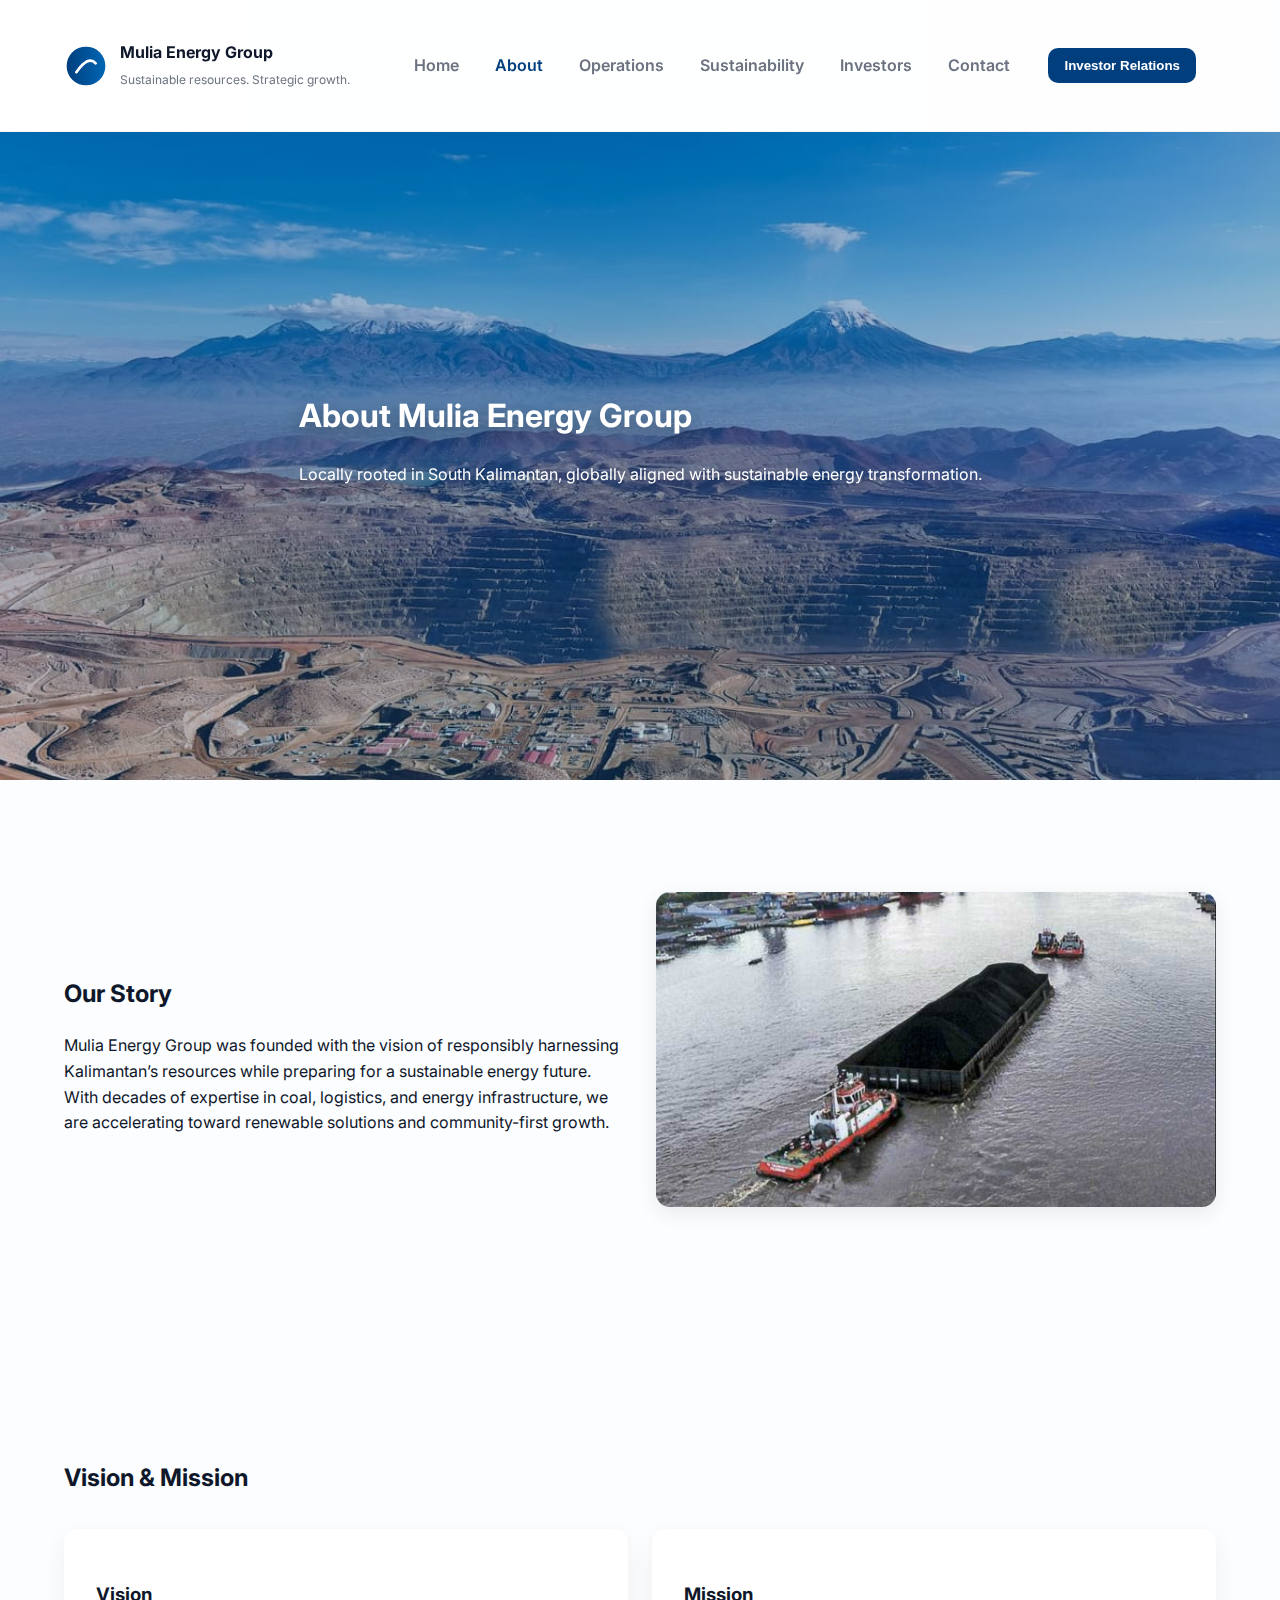
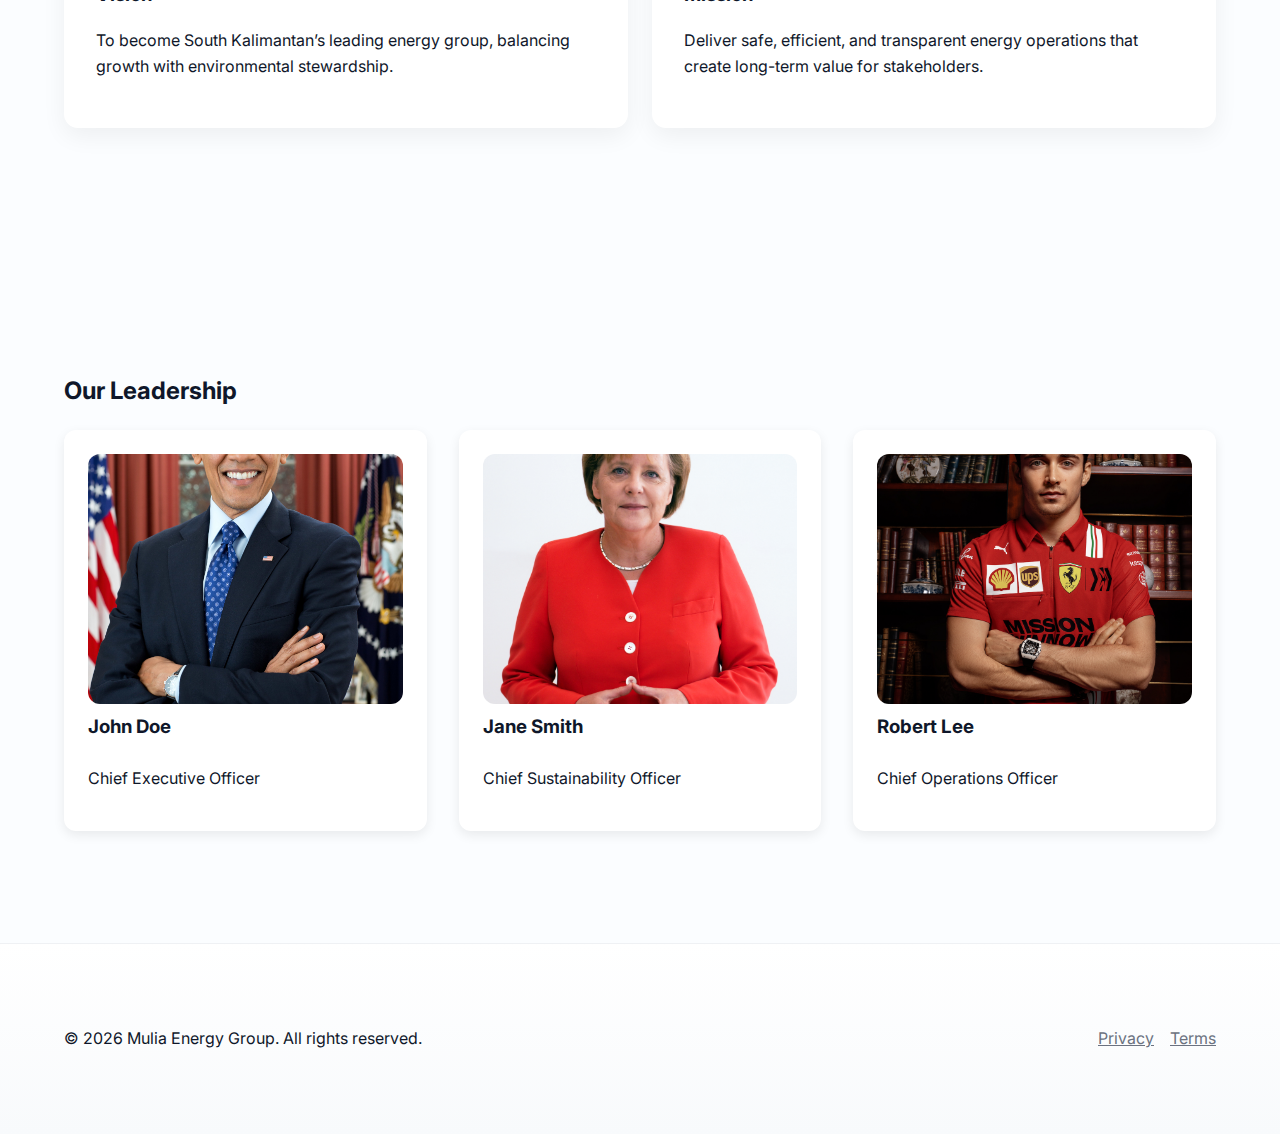
<file: about.html>
<!doctype html>
<html lang="en">

<head>
    <meta charset="utf-8">
    <meta name="viewport" content="width=device-width, initial-scale=1">
    <title>About — Mulia Energy Group</title>
    <meta name="description"
        content="About Mulia Energy Group — sustainable energy operations and leadership in South Kalimantan.">

    <!-- Google Font -->
    <link href="https://fonts.googleapis.com/css2?family=Inter:wght@300;400;600;700;800&display=swap" rel="stylesheet">

    <link rel="stylesheet" href="./assets/css/style.css">
</head>

<body>
    <a class="skip-link" href="#main">Skip to main content</a>

    <!-- ===== Header (sama kaya index) ===== -->
    <header class="site-header" id="top">
        <div class="container header-inner">
            <div class="brand">
                <svg width="44" height="44" viewBox="0 0 100 100" aria-hidden="true">
                    <defs>
                        <linearGradient id="g1" x1="0%" x2="100%">
                            <stop offset="0%" stop-color="#003E7E" />
                            <stop offset="100%" stop-color="#0066B3" />
                        </linearGradient>
                    </defs>
                    <circle cx="50" cy="50" r="44" fill="url(#g1)" />
                    <path d="M28 64 C45 40, 60 30, 72 44" stroke="#fff" stroke-width="6" stroke-linecap="round"
                        fill="none" />
                </svg>
                <div class="brand-text">
                    <span class="company-name">Mulia Energy Group</span>
                    <small class="tagline">Sustainable resources. Strategic growth.</small>
                </div>
            </div>

            <nav class="site-nav" id="main-nav">
                <ul class="nav-list">
                    <li><a href="index.html">Home</a></li>
                    <li><a href="about.html" class="active">About</a></li>
                    <li><a href="operations.html">Operations</a></li>
                    <li><a href="sustainability.html">Sustainability</a></li>
                    <li><a href="investors.html">Investors</a></li>
                    <li><a href="contact.html">Contact</a></li>
                </ul>
            </nav>

            <button class="btn-primary contact-cta">Investor Relations</button>

            <button class="burger" id="burger" aria-label="Open menu" aria-expanded="false">
                <span></span><span></span><span></span>
            </button>
        </div>
    </header>

    <!-- ===== Hero (parallax) ===== -->
    <section class="about-hero" id="hero" aria-label="About Hero">
        <div class="about-hero-bg"></div>
        <div class="container hero-content">
            <h1>About Mulia Energy Group</h1>
            <p class="lead">Locally rooted in South Kalimantan, globally aligned with sustainable energy transformation.
            </p>
        </div>
    </section>

    <main>
        <!-- ===== Story Section ===== -->
        <section class="section story">
            <div class="container two-col">
                <div class="text-block">
                    <h2>Our Story</h2>
                    <p>Mulia Energy Group was founded with the vision of responsibly harnessing Kalimantan’s resources while
                        preparing for a sustainable energy future. With decades of expertise in coal, logistics, and energy
                        infrastructure, we are accelerating toward renewable solutions and community-first growth.</p>
                </div>
                <div class="image-block">
                    <img src="./assets/img/about-story.jpg" alt="Energy operations">
                </div>
            </div>
        </section>
    
        <!-- ===== Vision & Mission Section ===== -->
        <section class="section vm">
            <div class="container">
                <h2>Vision & Mission</h2>
                <div class="about-card-grid">
                    <div class="about-card">
                        <h3>Vision</h3>
                        <p>To become South Kalimantan’s leading energy group, balancing growth with environmental
                            stewardship.</p>
                    </div>
                    <div class="about-card">
                        <h3>Mission</h3>
                        <p>Deliver safe, efficient, and transparent energy operations that create long-term value for
                            stakeholders.</p>
                    </div>
                </div>
            </div>
        </section>
    
        <!-- ===== Leadership Section ===== -->
        <section class="section leadership">
            <div class="container">
                <h2>Our Leadership</h2>
                <div class="leader-grid">
                    <div class="leader-card">
                        <img src="./assets/img/leader1.jpg" alt="Leader">
                        <h3>John Doe</h3>
                        <p>Chief Executive Officer</p>
                    </div>
                    <div class="leader-card">
                        <img src="./assets/img/leader2.jpg" alt="Leader">
                        <h3>Jane Smith</h3>
                        <p>Chief Sustainability Officer</p>
                    </div>
                    <div class="leader-card">
                        <img src="./assets/img/leader3.jpg" alt="Leader">
                        <h3>Robert Lee</h3>
                        <p>Chief Operations Officer</p>
                    </div>
                </div>
            </div>
        </section>
    </main>

    <footer class="site-footer">
        <div class="container footer-grid">
            <div>
                <p>&copy; <span id="year"></span> Mulia Energy Group. All rights reserved.</p>
            </div>
            <div class="footer-links">
                <a href="#privacy">Privacy</a>
                <a href="#terms">Terms</a>
            </div>
        </div>
    </footer>

    <script src="./assets/js/script.js"></script>
</body>

</html>
</file>
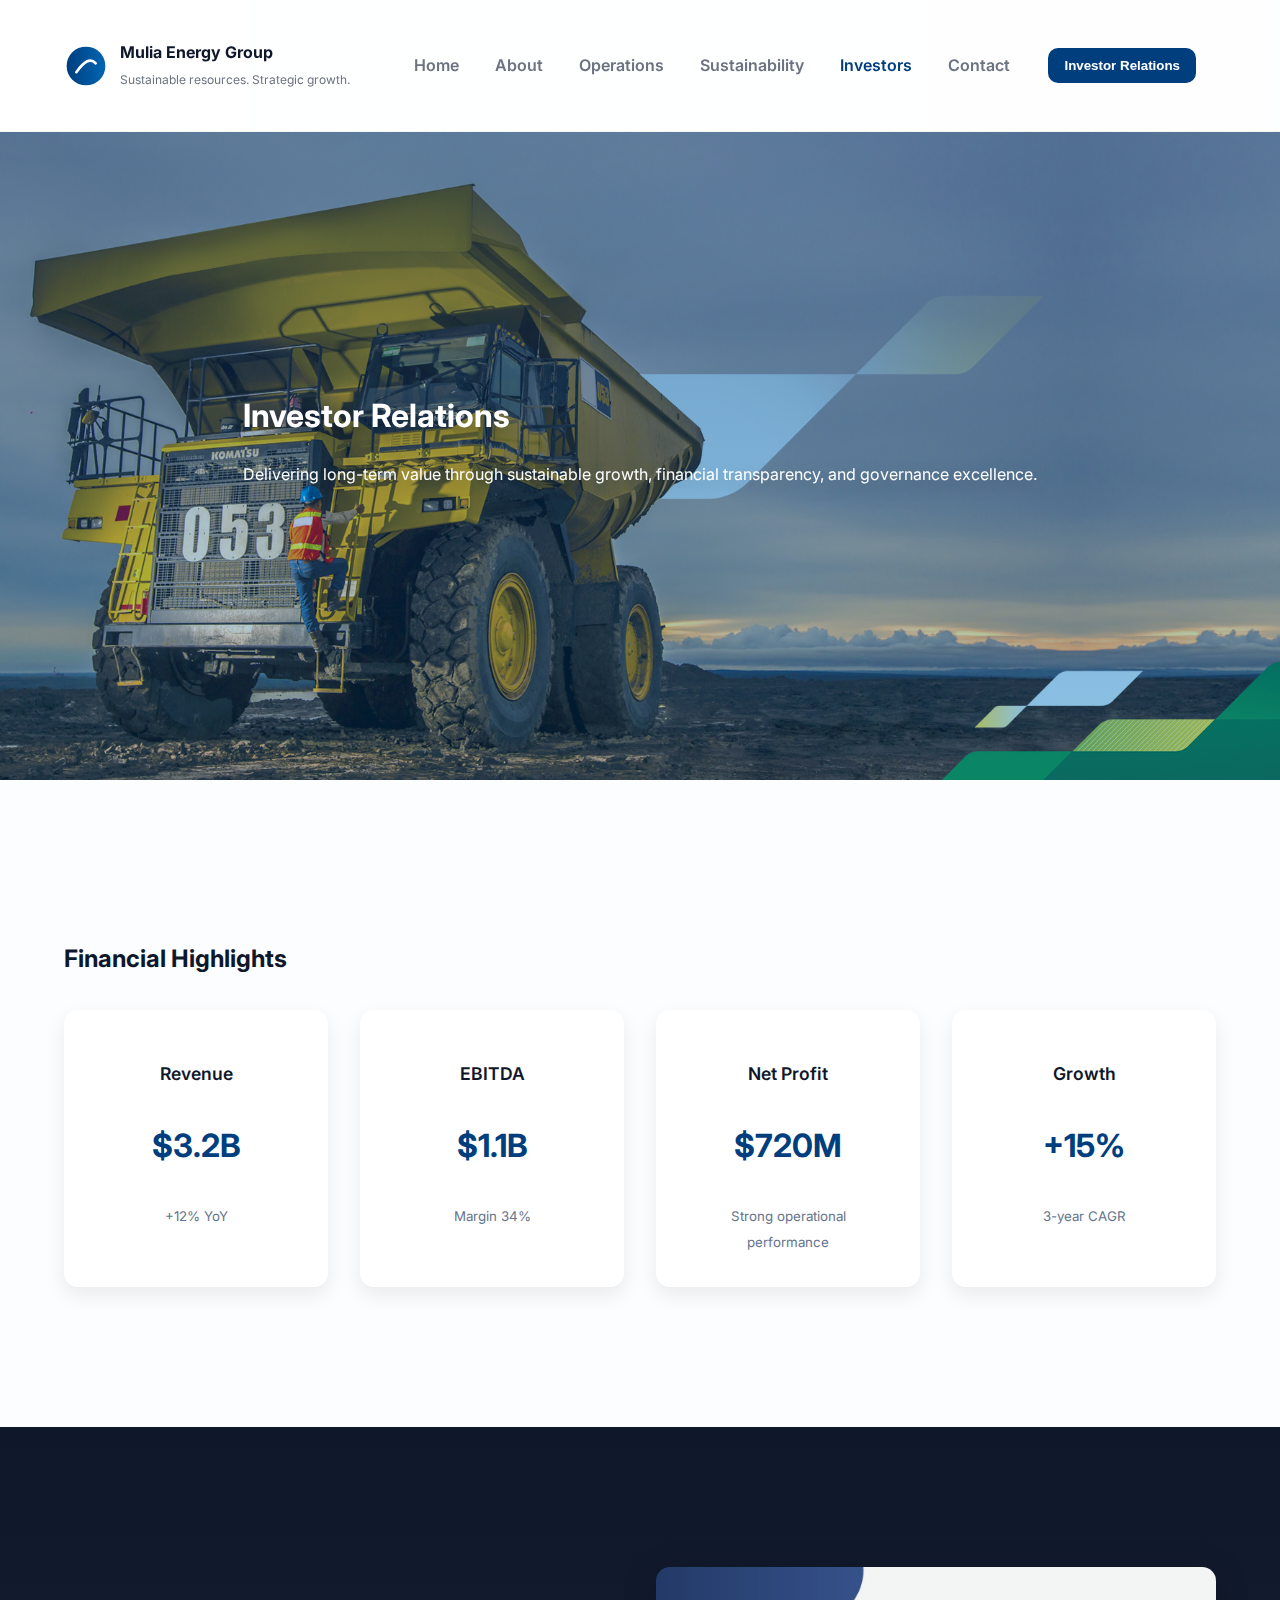
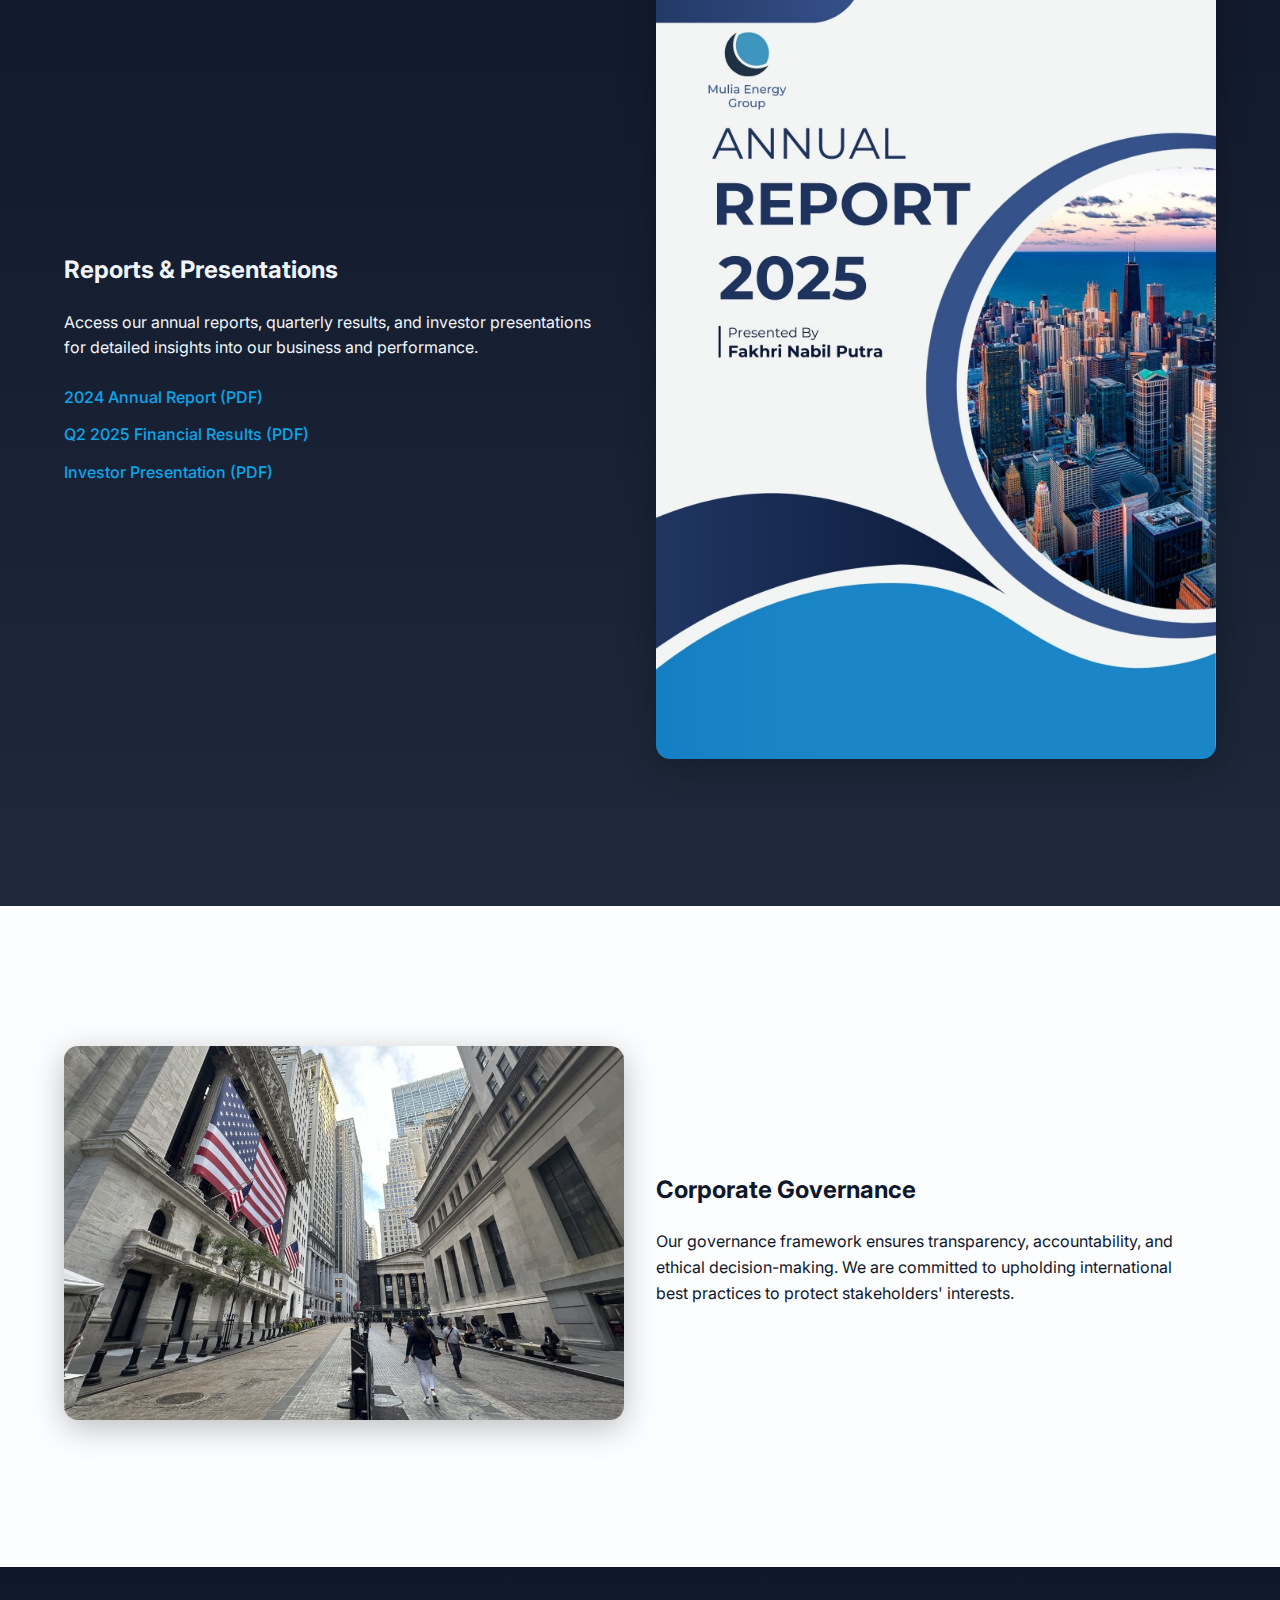
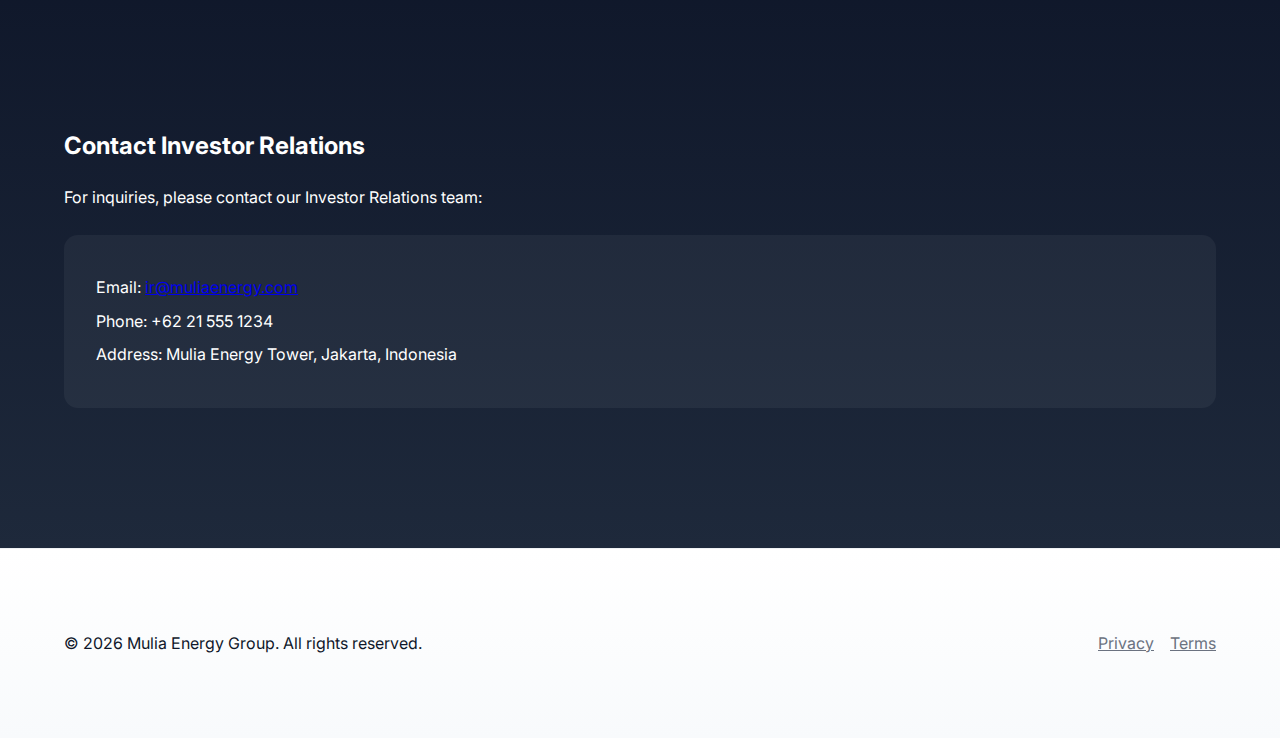
<file: investors.html>
<!doctype html>
<html lang="en">

<head>
    <meta charset="utf-8">
    <meta name="viewport" content="width=device-width, initial-scale=1">
    <title>Investors | Mulia Energy Group</title>
    <meta name="description"
        content="Investor Relations - Mulia Energy Group. Access financial highlights, reports, governance, and contact details for our stakeholders.">

    <link href="https://fonts.googleapis.com/css2?family=Inter:wght@300;400;600;700;800&display=swap" rel="stylesheet">
    <link rel="stylesheet" href="./assets/css/style.css">
</head>

<body>
    <a class="skip-link" href="#main">Skip to main content</a>

    <!-- Header -->
    <header class="site-header" id="top">
        <div class="container header-inner">
            <div class="brand">
                <svg width="44" height="44" viewBox="0 0 100 100" aria-hidden="true">
                    <defs>
                        <linearGradient id="g1" x1="0%" x2="100%">
                            <stop offset="0%" stop-color="#003E7E" />
                            <stop offset="100%" stop-color="#0066B3" />
                        </linearGradient>
                    </defs>
                    <circle cx="50" cy="50" r="44" fill="url(#g1)" />
                    <path d="M28 64 C45 40, 60 30, 72 44" stroke="#fff" stroke-width="6" stroke-linecap="round"
                        fill="none" />
                </svg>
                <div class="brand-text">
                    <span class="company-name">Mulia Energy Group</span>
                    <small class="tagline">Sustainable resources. Strategic growth.</small>
                </div>
            </div>

            <nav class="site-nav" id="main-nav">
                <ul class="nav-list">
                    <li><a href="index.html">Home</a></li>
                    <li><a href="about.html">About</a></li>
                    <li><a href="operations.html">Operations</a></li>
                    <li><a href="sustainability.html">Sustainability</a></li>
                    <li><a href="investors.html" class="active">Investors</a></li>
                    <li><a href="contact.html">Contact</a></li>
                </ul>
            </nav>

            <button class="btn-primary contact-cta">Investor Relations</button>
            <button class="burger" id="burger" aria-label="Open menu" aria-expanded="false">
                <span></span><span></span><span></span>
            </button>
        </div>
    </header>

    <!-- Hero -->
    <section class="inv-hero hero-investor">
        <div class="inv-hero-bg parallax"></div>
        <div class="container inv-hero-content">
            <h1>Investor Relations</h1>
            <p class="lead">Delivering long-term value through sustainable growth, financial transparency, and
                governance excellence.</p>
        </div>
    </section>

    <main id="main">
        <!-- Section 1: Financial Highlights -->
        <section class="inv-section reveal">
            <div class="container">
                <h2 class="section-title">Financial Highlights</h2>
                <div class="stats-grid">
                    <div class="stat-card">
                        <h3>Revenue</h3>
                        <p class="big">$3.2B</p>
                        <small>+12% YoY</small>
                    </div>
                    <div class="stat-card">
                        <h3>EBITDA</h3>
                        <p class="big">$1.1B</p>
                        <small>Margin 34%</small>
                    </div>
                    <div class="stat-card">
                        <h3>Net Profit</h3>
                        <p class="big">$720M</p>
                        <small>Strong operational performance</small>
                    </div>
                    <div class="stat-card">
                        <h3>Growth</h3>
                        <p class="big">+15%</p>
                        <small>3-year CAGR</small>
                    </div>
                </div>
            </div>
        </section>

        <!-- Section 2: Reports & Presentations -->
        <section class="inv-section dark-bg reveal">
            <div class="container two-col">
                <div class="text light">
                    <h2>Reports & Presentations</h2>
                    <p>Access our annual reports, quarterly results, and investor presentations for detailed insights
                        into our business and performance.</p>
                    <ul class="report-list">
                        <li><a href="#">2024 Annual Report (PDF)</a></li>
                        <li><a href="#">Q2 2025 Financial Results (PDF)</a></li>
                        <li><a href="#">Investor Presentation (PDF)</a></li>
                    </ul>
                </div>
                <div class="media">
                    <img src="./assets/img/report-cover.jpg" alt="Annual report cover">
                </div>
            </div>
        </section>

        <!-- Section 3: Corporate Governance -->
        <section class="inv-section reveal">
            <div class="container two-col reverse">
                <div class="media">
                    <img src="./assets/img/governance.jpg" alt="Corporate governance">
                </div>
                <div class="text">
                    <h2>Corporate Governance</h2>
                    <p>Our governance framework ensures transparency, accountability, and ethical decision-making. We
                        are committed to upholding international best practices to protect stakeholders' interests.</p>
                </div>
            </div>
        </section>

        <!-- Section 4: Contact IR -->
        <section class="inv-section dark-bg reveal">
            <div class="container">
                <h2 class="section-title light">Contact Investor Relations</h2>
                <p class="light">For inquiries, please contact our Investor Relations team:</p>
                <div class="contact-box">
                    <p>Email: <a href="mailto:ir@muliaenergy.com">ir@muliaenergy.com</a></p>
                    <p>Phone: +62 21 555 1234</p>
                    <p>Address: Mulia Energy Tower, Jakarta, Indonesia</p>
                </div>
            </div>
        </section>
    </main>

    <!-- Footer -->
    <footer class="site-footer">
        <div class="container footer-grid">
            <div>
                <p>&copy; <span id="year"></span> Mulia Energy Group. All rights reserved.</p>
            </div>
            <div class="footer-links">
                <a href="#privacy">Privacy</a>
                <a href="#terms">Terms</a>
            </div>
        </div>
    </footer>

    <script src="./assets/js/script.js"></script>
</body>

</html>
</file>
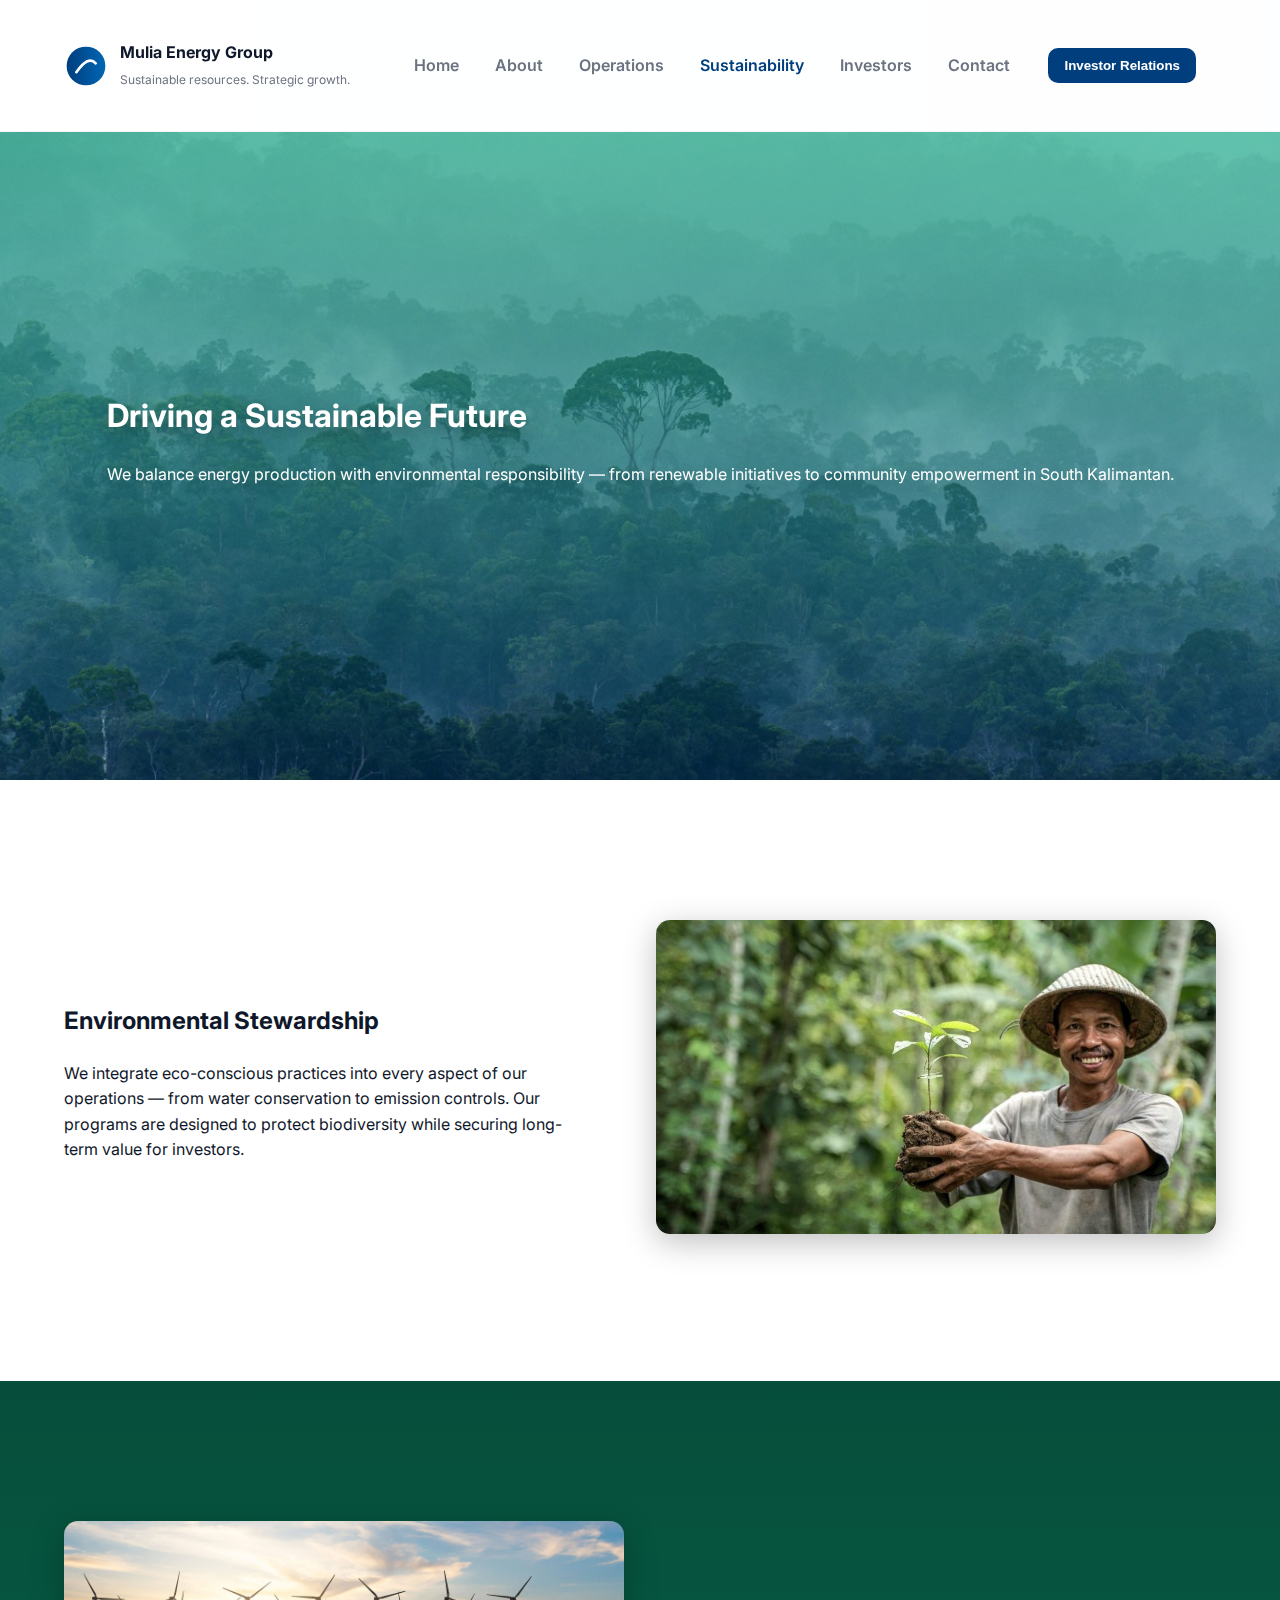
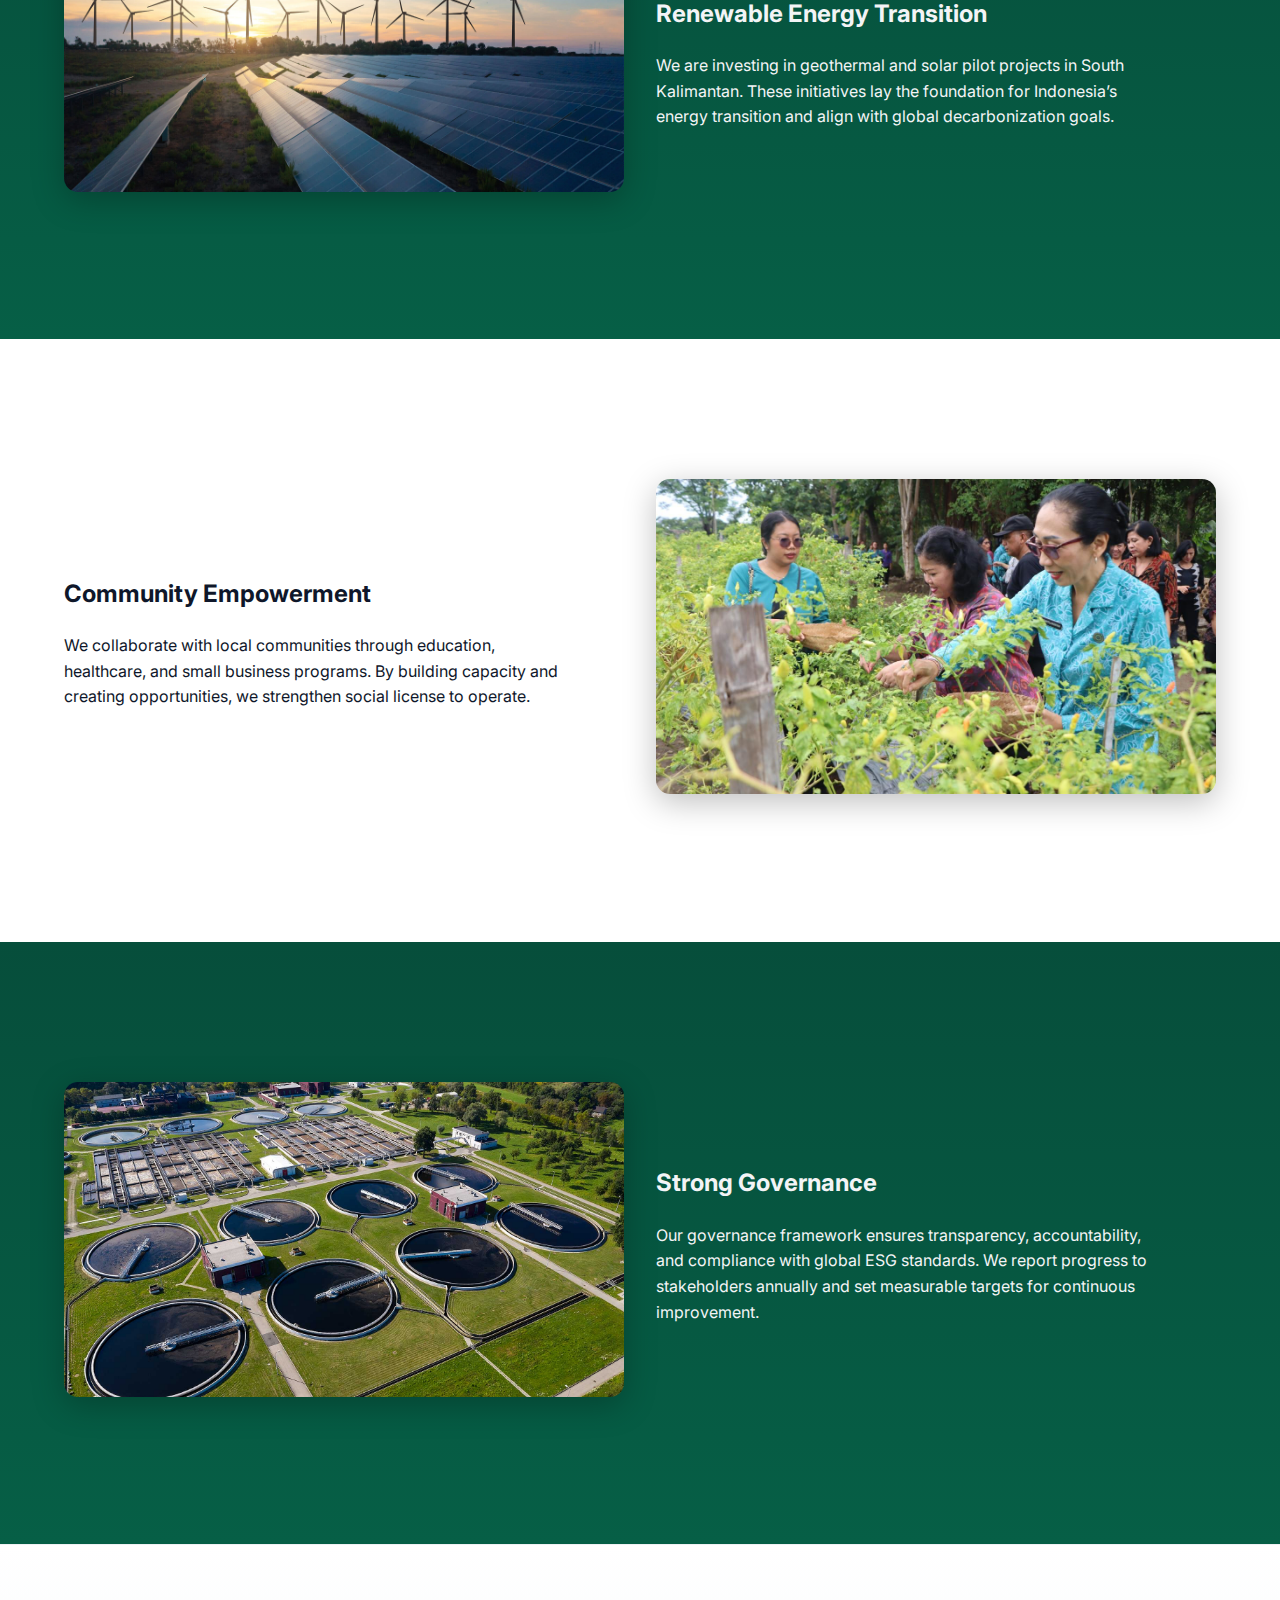
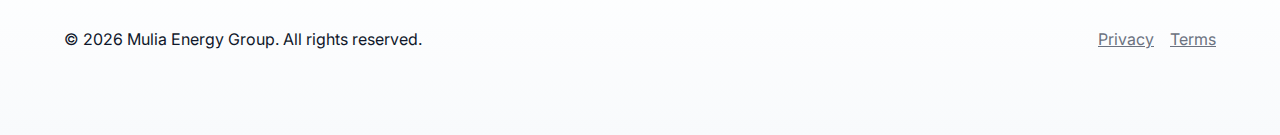
<file: sustainability.html>
<!doctype html>
<html lang="en">

<head>
    <meta charset="utf-8">
    <meta name="viewport" content="width=device-width, initial-scale=1">
    <title>Sustainability | Mulia Energy Group</title>
    <meta name="description"
        content="Mulia Energy Group’s sustainability initiatives: environmental stewardship, renewable energy, and community development in South Kalimantan.">

    <link href="https://fonts.googleapis.com/css2?family=Inter:wght@300;400;600;700;800&display=swap" rel="stylesheet">
    <link rel="stylesheet" href="./assets/css/style.css">
</head>

<body>
    <a class="skip-link" href="#main">Skip to main content</a>

    <!-- Header -->
    <header class="site-header" id="top">
        <div class="container header-inner">
            <div class="brand">
                <svg width="44" height="44" viewBox="0 0 100 100" aria-hidden="true">
                    <defs>
                        <linearGradient id="g1" x1="0%" x2="100%">
                            <stop offset="0%" stop-color="#003E7E" />
                            <stop offset="100%" stop-color="#0066B3" />
                        </linearGradient>
                    </defs>
                    <circle cx="50" cy="50" r="44" fill="url(#g1)" />
                    <path d="M28 64 C45 40, 60 30, 72 44" stroke="#fff" stroke-width="6" stroke-linecap="round"
                        fill="none" />
                </svg>
                <div class="brand-text">
                    <span class="company-name">Mulia Energy Group</span>
                    <small class="tagline">Sustainable resources. Strategic growth.</small>
                </div>
            </div>

            <nav class="site-nav" id="main-nav">
                <ul class="nav-list">
                    <li><a href="index.html">Home</a></li>
                    <li><a href="about.html">About</a></li>
                    <li><a href="operations.html">Operations</a></li>
                    <li><a href="sustainability.html" class="active">Sustainability</a></li>
                    <li><a href="investors.html">Investors</a></li>
                    <li><a href="contact.html">Contact</a></li>
                </ul>
            </nav>

            <button class="btn-primary contact-cta">Investor Relations</button>
            <button class="burger" id="burger" aria-label="Open menu" aria-expanded="false">
                <span></span><span></span><span></span>
            </button>
        </div>
    </header>

    <!-- Hero -->
    <section class="hero hero-sustain">
        <div class="hero-bg parallax"></div>
        <div class="container hero-content">
            <h1>Driving a Sustainable Future</h1>
            <p class="lead">We balance energy production with environmental responsibility — from renewable initiatives
                to community empowerment in South Kalimantan.</p>
        </div>
    </section>

    <main id="main">
        <!-- Section 1: Environment -->
        <section class="sus-section reveal">
            <div class="container two-col">
                <div class="text">
                    <h2>Environmental Stewardship</h2>
                    <p>
                        We integrate eco-conscious practices into every aspect of our operations — from water
                        conservation to emission controls. Our programs are designed to protect biodiversity while
                        securing long-term value for investors.
                    </p>
                </div>
                <div class="media">
                    <img src="./assets/img/sustain-env.jpeg" alt="Environmental stewardship in Kalimantan">
                </div>
            </div>
        </section>
        
        <!-- Section 2: Renewable Energy -->
        <section class="sus-section dark-bg reveal">
            <div class="container two-col reverse">
                <div class="media">
                    <img src="./assets/img/sustain-renew.jpg" alt="Renewable energy initiative">
                </div>
                <div class="text light">
                    <h2>Renewable Energy Transition</h2>
                    <p>
                        We are investing in geothermal and solar pilot projects in South Kalimantan. These initiatives
                        lay the foundation for Indonesia’s energy transition and align with global decarbonization
                        goals.
                    </p>
                </div>
            </div>
        </section>
        
        <!-- Section 3: Community -->
        <section class="sus-section reveal">
            <div class="container two-col">
                <div class="text">
                    <h2>Community Empowerment</h2>
                    <p>
                        We collaborate with local communities through education, healthcare, and small business programs.
                        By building capacity and creating opportunities, we strengthen social license to operate.
                    </p>
                </div>
                <div class="media">
                    <img src="./assets/img/sustain-community.jpg" alt="Community development program">
                </div>
            </div>
        </section>
        
        <!-- Section 4: Governance -->
        <section class="sus-section dark-bg reveal">
            <div class="container two-col reverse">
                <div class="media">
                    <img src="./assets/img/sustain-gov.jpg" alt="Corporate governance">
                </div>
                <div class="text light">
                    <h2>Strong Governance</h2>
                    <p>
                        Our governance framework ensures transparency, accountability, and compliance with global ESG
                        standards. We report progress to stakeholders annually and set measurable targets for continuous
                        improvement.
                    </p>
                </div>
            </div>
        </section>

    </main>

    <!-- Footer -->
    <footer class="site-footer">
        <div class="container footer-grid">
            <div>
                <p>&copy; <span id="year"></span> Mulia Energy Group. All rights reserved.</p>
            </div>
            <div class="footer-links">
                <a href="#privacy">Privacy</a>
                <a href="#terms">Terms</a>
            </div>
        </div>
    </footer>

    <script src="./assets/js/script.js"></script>
</body>

</html>
</file>
<file: assets/css/style.css>
/* ============================= styles.css ============================= */
/* Copy into styles.css */
:root {
    --bg: #fbfdff;
    --surface: #ffffff;
    --muted: #6b7280;
    --accent-1: #003E7E;
    /* deep blue */
    --accent-2: #0066B3;
    /* lighter blue */
    --radius: 14px;
    --container: 1200px;
    --gap: 24px;
    font-family: 'Inter', system-ui, -apple-system, 'Segoe UI', Roboto, 'Helvetica Neue', Arial;
}

* {
    box-sizing: border-box
}

html,
body {
    height: 100%
}

body {
    margin: 0;
    background: var(--bg);
    color: #0f172a;
    -webkit-font-smoothing: antialiased;
    -moz-osx-font-smoothing: grayscale;
    scroll-behavior: smooth;
    line-height: 1.6;
}

.container {
    max-width: var(--container);
    margin: 0 auto;
    padding: 40px 24px
}

.header-inner {
    display: flex;
    align-items: center;
    gap: 16px
}


.brand {
    display: flex;
    align-items: center;
    gap: 12px
}

.brand svg {
    flex: 0 0 44px
}

.company-name {
    font-weight: 700;
    display: block
}

.tagline {
    font-size: 12px;
    color: var(--muted)
}

.site-header {
    position: sticky;
    top: 0;
    z-index: 60;
    backdrop-filter: blur(6px);
    background: linear-gradient(to right,
            rgba(255, 255, 255, 0.85), rgba(255, 255, 255, 0.6));
    border-bottom: 1px solid rgba(15, 23, 42, 0.04)
}

.site-header .container {
    display: flex;
    align-items: center;
    justify-content: space-between
}

.site-nav {
    flex: 1;
    margin-left: 40px
}

.nav-list {
    list-style: none;
    display: flex;
    gap: 20px;
    margin: 0;
    padding: 0
}

.nav-list a {
    color: var(--muted);
    text-decoration: none;
    font-weight: 600;
    padding: 10px 8px;
    border-radius: 10px
}

.nav-list a.active{
    color: var(--accent-1);
}

.nav-list a:hover {
    color: var(--accent-1);
    background: rgba(0, 62, 126, 0.04)
}

.contact-cta {
    margin-left: auto;
    margin-right: 20px
}

.btn-primary {
    background: var(--accent-1);
    color: #fff;
    border: none;
    padding: 10px 16px;
    border-radius: 10px;
    font-weight: 700
}

.burger {
    display: none;
    background: none;
    border: 0;
    width: 44px;
    height: 44px;
    align-items: center;
    justify-content: center
}

.burger span {
    display: block;
    height: 2px;
    width: 22px;
    background: #0f172a;
    margin: 5px 0;
    border-radius: 2px
}

/* Hero */
.hero {
    position: relative;
    min-height: 72vh;
    display: flex;
    align-items: center;
    overflow: hidden
}

.hero-bg {
    position: absolute;
    inset: 0;
    background-image: linear-gradient(180deg, rgba(0, 62, 126, 0.45),
            rgba(0, 102, 179, 0.25)), url('../img/hero.jpg');
    background-size: cover;
    background-position: center;
    will-change: transform
}

.hero-overlay {
    position: absolute;
    bottom: 0;
    left: 0;
    right: 0;
    height: 120px;
    background: linear-gradient(to bottom,
            rgba(0, 0, 0, 0) 0%, var(--bg) 100%);
    z-index: 1
}

.hero-content {
    position: relative;
    z-index: 2;
    padding: 100px 24px 140px;
    color: #fff;
    text-shadow: 0 6px 18px rgba(0, 0, 0, 0.35)
}

.about-hero {
    position: relative;
    min-height: 72vh;
    display: flex;
    align-items: center;
    overflow: hidden
}

.about-hero-bg {
    position: absolute;
    inset: 0;
    background-image: linear-gradient(180deg, rgba(0, 62, 126, 0.45),
            rgba(0, 102, 179, 0.25)), url('../img/about.jpg');
    background-size: cover;
    background-position: center;
    will-change: transform
}

.about-hero-overlay {
    position: absolute;
    bottom: 0;
    left: 0;
    right: 0;
    height: 120px;
    background: linear-gradient(to bottom,
            rgba(0, 0, 0, 0) 0%, var(--bg) 100%);
    z-index: 1
}

.abot-hero-content {
    position: relative;
    z-index: 2;
    padding: 100px 24px 140px;
    color: #fff;
    text-shadow: 0 6px 18px rgba(0, 0, 0, 0.35)
}

.section {
    padding: 96px 0
}

.btn {
    display: inline-block;
    padding: 12px 18px;
    border-radius: 10px;
    text-decoration: none;
    font-weight: 600
}

.btn-ghost {
    background: rgba(255, 255, 255, 0.12);
    color: #fff
}

.btn-outline {
    background: transparent;
    border: 1px solid rgba(255, 255, 255, 0.18);
    color: #fff
}

/* Sections */
.section {
    padding: 72px 0
}

.split {
    display: grid;
    grid-template-columns: 1fr 380px;
    gap: 32px;
    align-items: start
}

.split-left h2 {
    margin-top: 0
}

.card {
    background: var(--surface);
    border-radius: 12px;
    padding: 20px;
    box-shadow: 0 8px 30px rgba(2, 6, 23, 0.06)
}

.muted {
    color: var(--muted)
}

.bullets {
    list-style: disc;
    margin-left: 18px
}

/* Ops grid */
.ops-grid {
    display: grid;
    grid-template-columns: repeat(3, 1fr);
    gap: 18px;
    margin-top: 18px
}

.op-card {
    background: var(--surface);
    border-radius: 12px;
    overflow: hidden;
    transition: transform .35s cubic-bezier(.2, .9, .2, 1), box-shadow .35s
}

.op-card img {
    width: 100%;
    height: 180px;
    object-fit: cover;
    display: block
}

.op-card h4 {
    margin: 12px
}

.op-card p {
    margin: 0 12px 18px
}

.op-card:hover {
    transform: translateY(-8px);
    box-shadow: 0 18px 40px rgba(2, 6, 23, 0.08)
}

.metrics {
    display: flex;
    gap: 18px;
    margin-top: 18px
}

.metric {
    background: var(--surface);
    padding: 20px;
    border-radius: 12px;
    text-align: center
}

.metric h3 {
    margin: 0;
    font-size: 22px
}

.metric p {
    margin: 8px 0 0;
    color: var(--muted)
}


/* ESG Section */
.esg {
    background: linear-gradient(rgba(245, 250, 248, 0.9), rgba(245, 250, 248, 0.95)),
        url('assets/esg-bg.jpg') center/cover fixed;
    padding: 100px 10%;
    text-align: center;
}

.esg h2 {
    font-size: 2.5rem;
    margin-bottom: 10px;
    color: var(--accent-1);
}

.esg-intro {
    max-width: 700px;
    margin: 0 auto 50px auto;
    font-size: 1.1rem;
    color: #444;
}

.esg-cards {
    display: grid;
    grid-template-columns: repeat(auto-fit, minmax(280px, 1fr));
    gap: 30px;
    margin-bottom: 60px;
}

.esg-card {
    background: #fff;
    border-radius: 16px;
    padding: 30px;
    box-shadow: 0 6px 16px rgba(0, 0, 0, 0.08);
    transition: transform 0.3s ease;
}

.esg-card:hover {
    transform: translateY(-10px);
}

.esg-card h3 {
    color: var(--primary-color);
    margin-bottom: 15px;
}

.esg-metrics {
    display: grid;
    grid-template-columns: repeat(auto-fit, minmax(250px, 1fr));
    gap: 40px;
}

.metric h4 {
    margin-bottom: 10px;
    font-weight: 600;
    color: var(--primary-color);
}

.progress-bar {
    position: relative;
    background: #e5e5e5;
    border-radius: 10px;
    height: 12px;
    overflow: hidden;
}

.progress-bar span {
    position: absolute;
    left: 0;
    /* penting: selalu dari kiri */
    height: 100%;
    width: 0;
    /* start bener-bener dari 0 */
    background: linear-gradient(90deg, var(--accent-1), var(--accent-2));
    border-radius: 10px;
    /* ❌ jangan pakai transition width di sini */
}

.progress-value {
    margin-top: 8px;
    font-weight: 600;
    color: var(--accent-2);
    font-size: 0.95rem;
}

.investor-grid {
    display: grid;
    grid-template-columns: repeat(3, 1fr);
    gap: 18px
}

.investor-card {
    background: var(--surface);
    padding: 18px;
    border-radius: 12px
}

.investor-card .link {
    color: var(--accent-1);
    font-weight: 700
}

/* Contact form */
.contact-form label {
    display: block;
    margin-bottom: 12px
}

.contact-form input,
.contact-form textarea {
    width: 100%;
    padding: 10px;
    border-radius: 8px;
    border: 1px solid rgba(15, 23, 42, 0.08)
}

.form-actions {
    margin-top: 12px
}

/* Footer */
.site-footer {
    padding: 26px 0;
    background: linear-gradient(180deg, #fff, #f8fafc);
    border-top: 1px solid rgba(15, 23, 42, 0.04)
}

.footer-grid {
    display: flex;
    justify-content: space-between;
    align-items: center
}

.footer-links a {
    margin-left: 12px;
    color: var(--muted)
}



/* Two-col layout */
.two-col {
    display: grid;
    grid-template-columns: 1fr 1fr;
    gap: 2rem;
    align-items: center;
}

.two-col img {
    width: 100%;
    border-radius: var(--radius);
    box-shadow: 0 6px 20px rgba(0, 0, 0, 0.08);
}



.about-card-grid {
    display: grid;
    grid-template-columns: repeat(auto-fit, minmax(280px, 1fr));
    gap: 1.5rem;
    margin-top: 2rem;
}

.about-card {
    background: #fff;
    border-radius: var(--radius);
    padding: 2rem;
    box-shadow: 0 8px 24px rgba(0, 0, 0, 0.06);
    transition: transform 0.3s ease, box-shadow 0.3s ease;
}

.about-card:hover {
    transform: translateY(-8px);
    box-shadow: 0 12px 32px rgba(0, 0, 0, 0.1);
}
/* Leadership */
.leader-grid {
    display: grid;
    grid-template-columns: repeat(auto-fit, minmax(250px, 1fr));
    gap: 2rem;
    align-items: stretch;
    /* bikin semua card sama tinggi */
}


.leader-card {
    display: flex;
    flex-direction: column;
    justify-content: space-between;
    /* biar isi rapih */
    height: 100%;
    /* isi penuh grid cell */
    background: #fff;
    border-radius: 12px;
    padding: 1.5rem;
    box-shadow: 0 4px 12px rgba(0, 0, 0, 0.08);
}

.leader-card img {
    width: 100%;
    height: 250px;
    /* fix tinggi biar seragam */
    object-fit: cover;
    /* crop otomatis biar proporsional */
    border-radius: 12px;
}

.leader-card h3 {
    margin: 0.5rem 0;
    color: var(--secondary);
}


.hero-sustain .hero-bg {
    background-image: linear-gradient(180deg, rgba(0, 179, 126, 0.55), rgba(0, 102, 179, 0.25)),
        url('../img/hero-sustain.jpeg');
    background-size: cover;
    background-position: center;
}

.sus-section {
    padding: 100px 0;
    min-height: 50vh;
    position: relative;
    z-index: 1;
    background: #fff;
    /* default */
}

.sus-section.dark-bg {
    background: linear-gradient(180deg, #064e3b, #065f46);
    color: #fff;
}

.sus-section .text {
    max-width: 500px;
}

.sus-section .text.light {
    color: #f3f4f6;
}

.sus-section .media img {
    width: 100%;
    border-radius: var(--radius);
    box-shadow: 0 8px 32px rgba(0, 0, 0, 0.25);
    transition: transform .4s ease;
}

.sus-section .media img:hover {
    transform: scale(1.03);
}

.inv-hero {
    position: relative;
    min-height: 72vh;
    display: flex;
    align-items: center;
    overflow: hidden
}

.inv-hero-bg {
    position: absolute;
    inset: 0;
    background-image: linear-gradient(180deg, rgba(0, 62, 126, 0.45),
            rgba(0, 102, 179, 0.25)), url('../img/inv-hero.jpg');
    background-size: cover;
    background-position: center;
    will-change: transform
}

.inv-hero-overlay {
    position: absolute;
    bottom: 0;
    left: 0;
    right: 0;
    height: 120px;
    background: linear-gradient(to bottom,
            rgba(0, 0, 0, 0) 0%, var(--bg) 100%);
    z-index: 1
}

.inv-hero-content {
    position: relative;
    z-index: 2;
    padding: 100px 24px 140px;
    color: #fff;
    text-shadow: 0 6px 18px rgba(0, 0, 0, 0.35)
}

.inv-section {
    padding: 100px 0;
    min-height: 50vh;
}

.inv-section.dark-bg {
    background: linear-gradient(180deg, #0f172a, #1e293b);
    color: #fff;
}

.inv-section .text {
    max-width: 550px;
}

.inv-section .text.light {
    color: #f1f5f9;
}

.inv-section .media img {
    width: 100%;
    border-radius: var(--radius);
    box-shadow: 0 8px 32px rgba(0, 0, 0, 0.25);
    transition: transform .4s ease;
}

.inv-section .media img:hover {
    transform: scale(1.03);
}

/* Financial Stats */
.stats-grid {
    display: grid;
    grid-template-columns: repeat(auto-fit, minmax(220px, 1fr));
    gap: 2rem;
    margin-top: 2rem;
}

.stat-card {
    background: #fff;
    border-radius: var(--radius);
    padding: 2rem;
    text-align: center;
    box-shadow: 0 8px 20px rgba(0, 0, 0, 0.08);
    transition: transform 0.3s ease, box-shadow 0.3s ease;
}

.stat-card:hover {
    transform: translateY(-6px);
    box-shadow: 0 12px 24px rgba(0, 0, 0, 0.12);
}

.stat-card h3 {
    font-size: 1.1rem;
    font-weight: 600;
    margin-bottom: 0.75rem;
    color: #0f172a;
}

.stat-card .big {
    font-size: 2rem;
    font-weight: 700;
    color: #003E7E;
}

.stat-card small {
    color: #64748b;
}

/* Report Links */
.report-list {
    list-style: none;
    padding: 0;
    margin-top: 1.5rem;
}

.report-list li {
    margin-bottom: 0.75rem;
}

.report-list a {
    color: #0ea5e9;
    text-decoration: none;
    font-weight: 500;
    transition: color 0.3s ease;
}

.report-list a:hover {
    color: #0284c7;
    text-decoration: underline;
}

/* Contact Box */
.contact-box {
    background: rgba(255, 255, 255, 0.05);
    padding: 2rem;
    border-radius: var(--radius);
    margin-top: 1.5rem;
}

.contact-box p {
    margin: 0.5rem 0;
}



/* Responsive */
@media (max-width: 1000px) {
    .split {
        grid-template-columns: 1fr
    }

    .ops-grid {
        grid-template-columns: repeat(2, 1fr)
    }

    .investor-grid {
        grid-template-columns: repeat(2, 1fr)
    }
}

@media (max-width: 900px) {
    .nav-list {
        display: none
    }

    .burger {
        display: flex
    }

    .contact-cta {
        display: none
    }

    .ops-grid {
        grid-template-columns: 1fr
    }

    .hero-content {
        padding: 48px 16px
    }
}

/* Mobile menu open state (JS toggles .open on body) */
body.menu-open .nav-list {
    display: flex;
    flex-direction: column;
    position: fixed;
    left: 12px;
    right: 12px;
    top: 88px;
    background: rgba(255, 255, 255, 0.96);
    border-radius: 12px;
    padding: 16px;
    box-shadow: 0 20px 60px rgba(2, 6, 23, 0.12)
}

body.menu-open .burger span {
    background: var(--accent-1)
}

/* small tweaks */
.skip-link {
    position: absolute;
    left: -9999px;
    top: auto;
    width: 1px;
    height: 1px;
    overflow: hidden
}

/* Parallax tweak (will be controlled by JS) */
.hero-bg.parallax {
    transform: translateY(var(--parallax-y, 0px)) translateZ(0)
}

/* subtle hover transitions */
a,
button {
    transition: all .22s ease
}
</file>
